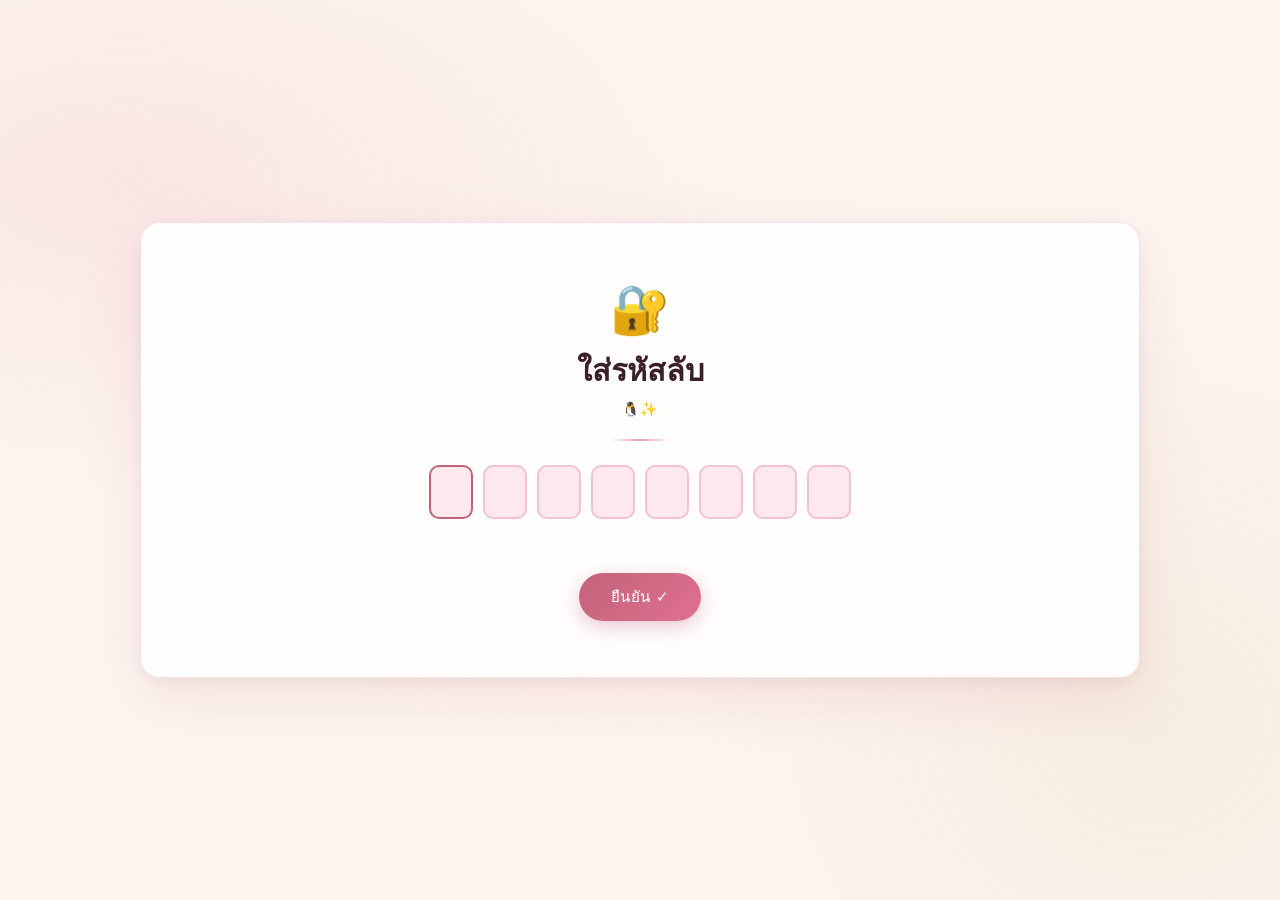
<file: index.html>
<!DOCTYPE html>
<html lang="th">
<head>
  <meta charset="UTF-8">
  <meta name="viewport" content="width=device-width, initial-scale=1.0">
  <title>Happy Birthday 🐧💖</title>
  <link rel="preconnect" href="https://fonts.googleapis.com">
  <link href="https://fonts.googleapis.com/css2?family=Playfair+Display:ital,wght@0,400;0,700;1,400&family=Lato:wght@300;400&display=swap" rel="stylesheet">
  <link rel="stylesheet" href="style.css">
</head>
<body>
  <div id="app"></div>
  <script type="module" src="app.js"></script>
</body>
</html>
</file>
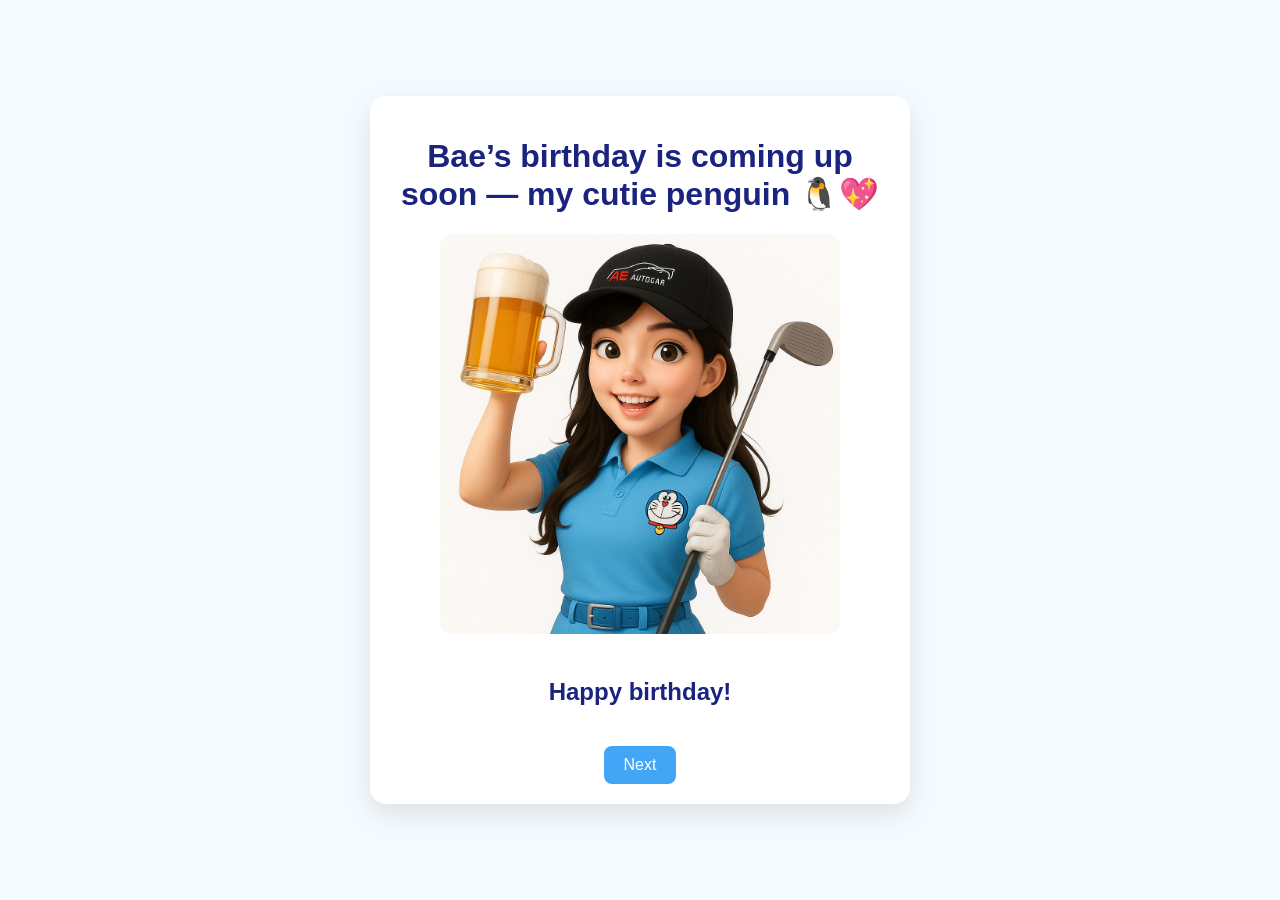
<file: happy-bday-main/index.html>
<!DOCTYPE html>
<html lang="th">
<head>
  <meta charset="UTF-8">
  <meta name="viewport" content="width=device-width, initial-scale=1.0">
  <title>Happy Babe's day</title>
  <style>
    :root {
      --primary-color: #0d47a1;
      --accent-color: #42a5f5;
      --bg-color: #f5faff;
      --text-color: #1a237e;
    }

    body {
      font-family: 'Segoe UI', Tahoma, Geneva, Verdana, sans-serif;
      background-color: var(--bg-color);
      color: var(--text-color);
      margin: 0;
      padding: 0;
      display: flex;
      justify-content: center;
      align-items: center;
      min-height: 100vh;
      overflow-x: hidden;
    }

    .container {
      text-align: center;
      padding: 20px;
      max-width: 500px;
      background-color: white;
      box-shadow: 0 10px 25px rgba(0, 0, 0, 0.1);
      border-radius: 16px;
      position: relative;
      z-index: 1;
    }

    img {
      width: 100%;
      max-width: 400px;
      height: auto;
      border-radius: 12px;
      margin-bottom: 20px;
    }

    button {
      margin-top: 20px;
      padding: 10px 20px;
      background-color: var(--accent-color);
      color: white;
      border: none;
      border-radius: 8px;
      font-size: 16px;
      cursor: pointer;
      transition: background-color 0.3s;
    }

    button:hover {
      background-color: #2196f3;
    }

    #letter {
      display: none;
      animation: slideUp 2s forwards;
    }

    @keyframes slideUp {
      from { transform: translateY(100px); opacity: 0; }
      to { transform: translateY(0); opacity: 1; }
    }

    .hidden { display: none; }

    .back-btn {
      position: fixed;
      top: 10px;
      left: 10px;
      background-color: var(--primary-color);
      padding: 8px 12px;
      font-size: 14px;
      border-radius: 6px;
      z-index: 2;
    }
  </style>
</head>
<body>
  <div id="page1" class="container">
    <h1>Bae’s birthday is coming up soon — my cutie penguin 🐧💖</h1>
    <img id="birthdayImage" src="01.jpeg" alt="Doraemon">
    <h2 id="countdown"></h2>
    <button id="toPage2" class="hidden">Next</button>
  </div>

  <div id="page2" class="container hidden">
    <button class="back-btn" onclick="showPage('page1')">Home</button>
    <img src="022.jpeg" width="150" alt="Envelope">
    <div id="letter">
      <p>
ขออำนาจคุณพระศรีรัตนตรัย และคุณพระแก้วมรกต  
ดลบันดาลให้หนูมีแต่ความสุขสมหวังในทุก ๆ เรื่อง  
วันเกิดปีนี้ขอให้สดใส มีแต่เรื่องดี ๆ เข้ามานะค้าบ  

ขอให้หนูเป็นคนสวย รวย เก่ง ยอดขายปังเดือนละ 100 คันไปเลย!  
แล้วก็น่ารักแบบนี้ไปเรื่อย ๆ ไอ้ต้าวแพนกวิ้นของเค้า 🐧💖  

ไม่ว่าจะเจออะไร ก็ขอให้หนูผ่านไปได้อย่างมั่นใจ  
เหมือนที่หนูเป็นอยู่เสมอเลยนะ  

<br><br>

Honestly, having you in my life is the best thing that ever happened to me.  
#ILYSB:) กลับมาหาเค้าเมื่อไหร่ก็ได้นะ เค้าจะรอ🤍
</p>

      <button onclick="showPage('page3')">Next</button>
    </div>
  </div>

  <div id="page3" class="container hidden">
    <button class="back-btn" onclick="showPage('page1')">Home</button>
    <h2>Jubbbbb 😄</h2>
    <video width="100%" controls autoplay muted loop>
      <source src="767090581.303630.mp4" type="video/mp4">
      Your browser does not support the video tag.
    </video>
  </div>

  <script>
    function countdown() {
      const countdownElement = document.getElementById("countdown");
      const targetDate = new Date("2026-04-25T10:31:00").getTime();
      //const targetDate = new Date("2025-04-01T10:31:00").getTime();

      const interval = setInterval(() => {
        const now = new Date().getTime();
        const distance = targetDate - now;

        if (distance < 0) {
          clearInterval(interval);
          countdownElement.innerHTML = "Happy birthday!";
          document.getElementById("toPage2").classList.remove("hidden");
          return;
        }

        const days = Math.floor(distance / (1000 * 60 * 60 * 24));
        const hours = Math.floor((distance % (1000 * 60 * 60 * 24)) / (1000 * 60 * 60));
        const minutes = Math.floor((distance % (1000 * 60 * 60)) / (1000 * 60));
        const seconds = Math.floor((distance % (1000 * 60)) / 1000);

        countdownElement.innerHTML = `${days} วัน ${hours} ชม. ${minutes} นาที ${seconds} วิ`;
      }, 1000);
    }

    function showPage(id) {
      document.querySelectorAll('.container').forEach(el => el.classList.add('hidden'));
      document.getElementById(id).classList.remove('hidden');
      if (id === 'page2') {
        setTimeout(() => document.getElementById('letter').style.display = 'block', 1000);
      } else {
        document.getElementById('letter').style.display = 'none';
      }
    }

    document.getElementById("toPage2").addEventListener("click", () => showPage("page2"));

    countdown();
  </script>
</body>
</html>
</file>
<file: style.css>
/* ===== CSS VARIABLES ===== */
:root {
  --rose:       #e8a0b0;
  --rose-deep:  #c2637a;
  --rose-pale:  #fce8ed;
  --blush:      #f9d6df;
  --cream:      #fdf6f0;
  --gold:       #c9a96e;
  --gold-pale:  #f5e9d4;
  --text-dark:  #3a1f2b;
  --text-mid:   #7a4a5a;
  --text-light: #b07a8a;
  --white:      #ffffff;
  --shadow:     rgba(200, 100, 130, 0.15);
  --radius:     20px;
  --transition: 0.4s cubic-bezier(0.4, 0, 0.2, 1);
}

/* ===== RESET & BASE ===== */
*, *::before, *::after { box-sizing: border-box; margin: 0; padding: 0; }

html { font-size: 16px; scroll-behavior: smooth; }

body {
  font-family: 'Lato', sans-serif;
  background: var(--cream);
  color: var(--text-dark);
  min-height: 100vh;
  overflow-x: hidden;
  position: relative;
}

/* Soft petal background */
body::before {
  content: '';
  position: fixed;
  inset: 0;
  background:
    radial-gradient(ellipse 80% 60% at 10% 20%, rgba(232,160,176,0.18) 0%, transparent 60%),
    radial-gradient(ellipse 60% 80% at 90% 80%, rgba(201,169,110,0.12) 0%, transparent 60%),
    radial-gradient(ellipse 50% 50% at 50% 50%, rgba(252,232,237,0.3) 0%, transparent 70%);
  pointer-events: none;
  z-index: 0;
}

#app {
  position: relative;
  z-index: 1;
  min-height: 100vh;
  display: flex;
  align-items: center;
  justify-content: center;
  padding: 20px;
}

/* ===== CARD ===== */
.card {
  background: rgba(255,255,255,0.88);
  backdrop-filter: blur(16px);
  border: 1px solid rgba(232,160,176,0.3);
  border-radius: var(--radius);
  box-shadow: 0 20px 60px var(--shadow), 0 4px 16px rgba(0,0,0,0.06);
  padding: 56px 48px;
  max-width: 1000px;
  width: 100%;
  text-align: center;
  animation: cardIn 0.6s var(--transition) both;
}

@keyframes cardIn {
  from { opacity: 0; transform: translateY(30px) scale(0.97); }
  to   { opacity: 1; transform: translateY(0)   scale(1); }
}

/* ===== TYPOGRAPHY ===== */
.display {
  font-family: 'Playfair Display', serif;
  color: var(--text-dark);
}

h1.display { font-size: clamp(1.8rem, 5vw, 2.4rem); line-height: 1.2; }
h2.display { font-size: clamp(1.4rem, 4vw, 1.9rem); line-height: 1.25; }

p.body-text {
  font-size: 1rem;
  line-height: 1.8;
  color: var(--text-mid);
}

p.caption {
  font-size: 0.85rem;
  color: var(--text-light);
  letter-spacing: 0.06em;
}

em { font-style: italic; color: var(--rose-deep); }

/* ===== DIVIDER ===== */
.divider {
  width: 60px;
  height: 2px;
  background: linear-gradient(90deg, transparent, var(--rose), transparent);
  margin: 18px auto;
}

/* ===== BUTTONS ===== */
.btn {
  display: inline-block;
  padding: 12px 32px;
  border: none;
  border-radius: 50px;
  font-family: 'Lato', sans-serif;
  font-size: 0.95rem;
  font-weight: 400;
  cursor: pointer;
  transition: all var(--transition);
  letter-spacing: 0.04em;
}

.btn-primary {
  background: linear-gradient(135deg, var(--rose-deep), #e07090);
  color: white;
  box-shadow: 0 6px 20px rgba(194,99,122,0.35);
}
.btn-primary:hover {
  transform: translateY(-2px);
  box-shadow: 0 10px 28px rgba(194,99,122,0.45);
}

.btn-secondary {
  background: var(--gold-pale);
  color: var(--gold);
  border: 1px solid var(--gold);
}
.btn-secondary:hover {
  background: var(--gold);
  color: white;
}

.btn:disabled {
  opacity: 0.4;
  cursor: not-allowed;
  transform: none !important;
}

/* ===== COUNTDOWN PAGE ===== */
.countdown-grid {
  display: flex;
  gap: 12px;
  justify-content: center;
  margin: 28px 0;
  flex-wrap: wrap;
}

.count-box {
  background: var(--rose-pale);
  border: 1px solid rgba(232,160,176,0.4);
  border-radius: 14px;
  padding: 14px 18px;
  min-width: 72px;
}

.count-num {
  font-family: 'Playfair Display', serif;
  font-size: 2.2rem;
  color: var(--rose-deep);
  line-height: 1;
  display: block;
}

.count-label {
  font-size: 0.7rem;
  color: var(--text-light);
  letter-spacing: 0.1em;
  text-transform: uppercase;
  margin-top: 4px;
  display: block;
}

.penguin-icon {
  font-size: 3.5rem;
  display: block;
  margin: 0 auto 16px;
  animation: wobble 2.5s ease-in-out infinite;
}

@keyframes wobble {
  0%,100% { transform: rotate(-6deg); }
  50%      { transform: rotate(6deg);  }
}

/* ===== PASSWORD PAGE ===== */
.lock-icon { font-size: 3rem; margin-bottom: 12px; display: block; }

.pin-input {
  display: flex;
  gap: 10px;
  justify-content: center;
  margin: 24px 0;
}

.pin-digit {
  width: 44px;
  height: 54px;
  border: 2px solid rgba(232,160,176,0.5);
  border-radius: 10px;
  background: var(--rose-pale);
  text-align: center;
  font-family: 'Playfair Display', serif;
  font-size: 1.4rem;
  color: var(--text-dark);
  outline: none;
  transition: border-color var(--transition);
  caret-color: var(--rose-deep);
}

.pin-digit:focus { border-color: var(--rose-deep); }

.error-msg {
  color: #c0392b;
  font-size: 0.85rem;
  margin-top: 8px;
  min-height: 20px;
  transition: opacity 0.3s;
}

/* ===== GREETING PAGE ===== */
.greeting-body {
  text-align: left;
  line-height: 2;
  font-size: 0.95rem;
  color: var(--text-mid);
  padding: 10px 0;
  white-space: pre-line;
}

.confetti-wrap {
  position: fixed;
  inset: 0;
  pointer-events: none;
  z-index: 100;
  overflow: hidden;
}

.confetti-piece {
  position: absolute;
  width: 8px;
  height: 12px;
  top: -20px;
  animation: confettiFall linear forwards;
  border-radius: 2px;
}

@keyframes confettiFall {
  to { transform: translateY(110vh) rotate(720deg); opacity: 0; }
}

/* ===== MEMORY CARD GAME ===== */
.memory-grid {
  display: grid;
  grid-template-columns: repeat(4, 1fr);
  gap: 10px;
  margin: 24px 0;
}

.mem-card {
  aspect-ratio: 1;
  perspective: 600px;
  cursor: pointer;
}

.mem-card-inner {
  width: 100%;
  height: 100%;
  position: relative;
  transform-style: preserve-3d;
  transition: transform 0.45s;
  border-radius: 12px;
}

.mem-card.flipped .mem-card-inner { transform: rotateY(180deg); }
.mem-card.matched .mem-card-inner { transform: rotateY(180deg); }

.mem-card-front,
.mem-card-back {
  position: absolute;
  inset: 0;
  backface-visibility: hidden;
  border-radius: 12px;
  display: flex;
  align-items: center;
  justify-content: center;
  font-size: 1.8rem;
}

.mem-card-front {
  background: linear-gradient(135deg, var(--rose-pale), var(--blush));
  border: 1.5px solid rgba(232,160,176,0.4);
  font-size: 1.4rem;
  color: var(--rose);
}

.mem-card-back {
  background: var(--white);
  border: 1.5px solid rgba(232,160,176,0.35);
  transform: rotateY(180deg);
  overflow: hidden;
}

.mem-card-back img {
  width: 100%;
  height: 100%;
  object-fit: cover;
}

.mem-card.matched .mem-card-back {
  background: linear-gradient(135deg, #ffeef4, #fff5e0);
  border-color: var(--gold);
}

.game-status {
  font-size: 0.85rem;
  color: var(--text-light);
  margin-bottom: 8px;
}

/* ===== BALLOON PAGE ===== */
.balloon-stage {
  position: relative;
  height: 340px;
  overflow: hidden;
  margin: 20px -10px;
}

.balloon {
  position: absolute;
  bottom: -80px;
  font-size: 2.8rem;
  cursor: pointer;
  animation: floatUp linear forwards;
  transition: transform 0.2s, opacity 0.2s;
  user-select: none;
  filter: drop-shadow(0 4px 8px rgba(200,100,130,0.3));
}

.balloon:hover { transform: scale(1.15); }

@keyframes floatUp {
  0%   { bottom: -80px; opacity: 1; }
  100% { bottom: 110%; opacity: 0.7; }
}

.balloon.popped {
  animation: pop 0.3s ease-out forwards !important;
  cursor: default;
  pointer-events: none;
}

@keyframes pop {
  0%  { transform: scale(1.2); opacity: 1; }
  50% { transform: scale(1.6); opacity: 0.6; }
  100%{ transform: scale(0);   opacity: 0; }
}

/* Backdrop */
.wish-backdrop {
  position: fixed;
  inset: 0;
  background: rgba(250, 235, 240, 0.55);
  backdrop-filter: blur(4px);
  z-index: 199;
  animation: wishBdIn 0.25s ease forwards;
}

@keyframes wishBdIn { from { opacity: 0; } to { opacity: 1; } }

/* Centered wish card */
.wish-bubble {
  position: fixed;
  left: 50%;
  top: 50%;
  transform: translate(-50%, -50%) scale(0.85);
  background: rgba(255, 255, 255, 0.98);
  border: 1.5px solid var(--rose);
  border-radius: 20px;
  padding: 28px 32px;
  font-size: 0.92rem;
  color: var(--text-mid);
  width: min(420px, 90vw);
  text-align: center;
  pointer-events: auto;
  z-index: 200;
  box-shadow: 0 20px 60px rgba(200, 100, 130, 0.25), 0 4px 16px rgba(0,0,0,0.06);
  animation: wishAppear 0.35s cubic-bezier(0.34, 1.56, 0.64, 1) forwards;
  line-height: 1.9;
}

.wish-text {
  white-space: pre-line;
  margin-bottom: 18px;
  font-size: 0.9rem;
  color: var(--text-mid);
  line-height: 1.9;
}

.wish-close-btn {
  display: inline-block;
  padding: 7px 22px;
  border: 1px solid var(--rose);
  border-radius: 50px;
  background: var(--rose-pale);
  color: var(--rose-deep);
  font-family: 'Lato', sans-serif;
  font-size: 0.8rem;
  cursor: pointer;
  transition: all 0.2s;
}

.wish-close-btn:hover {
  background: var(--rose);
  color: white;
}

@keyframes wishAppear {
  from { opacity: 0; transform: translate(-50%, -50%) scale(0.75); }
  to   { opacity: 1; transform: translate(-50%, -50%) scale(1); }
}
@keyframes wishFade   { to { opacity: 0; } }

.balloon-count { font-size: 0.85rem; color: var(--text-light); }

/* ===== SLIDING PUZZLE ===== */
.puzzle-wrap {
  display: flex;
  flex-direction: column;
  align-items: center;
  gap: 16px;
}

.puzzle-grid {
  display: grid;
  grid-template-columns: repeat(3, 1fr);
  grid-template-rows: repeat(3, 1fr);
  gap: 6px;
  width: min(390px, 88vw);
  height: min(390px, 88vw);
  background: var(--rose-pale);
  border-radius: 14px;
  padding: 6px;
  border: 1px solid rgba(232,160,176,0.4);
  box-shadow: 0 8px 24px var(--shadow);
}

.tile {
  background: linear-gradient(135deg, var(--white), var(--blush));
  border-radius: 10px;
  display: flex;
  align-items: center;
  justify-content: center;
  font-size: 2.2rem;
  cursor: pointer;
  transition: transform 0.15s, background 0.2s;
  border: 1px solid rgba(232,160,176,0.25);
  user-select: none;
  position: relative;
  overflow: hidden;
}

.tile:hover:not(.empty-tile) { transform: scale(0.96); }

.tile.empty-tile {
  background: var(--rose-pale);
  cursor: default;
  border: 2px dashed rgba(232,160,176,0.3);
}

.tile-num {
  position: absolute;
  bottom: 3px;
  right: 5px;
  font-size: 0.6rem;
  color: var(--text-light);
  font-family: 'Playfair Display', serif;
}

.puzzle-moves { font-size: 0.85rem; color: var(--text-light); }

/* ===== FINAL PAGE — VIDEO ===== */
#bday-video {
  width: 100%;
  height: auto;
  display: block;
  background: #000;
  border-radius: 14px;
  outline: none;
}

/* Custom video controls accent */
#bday-video:focus-visible {
  box-shadow: 0 0 0 3px var(--rose);
}

/* ===== FLOATING PETALS ===== */
.petals-container {
  position: fixed;
  inset: 0;
  pointer-events: none;
  z-index: 0;
  overflow: hidden;
}

.petal {
  position: absolute;
  top: -30px;
  font-size: 1rem;
  opacity: 0;
  animation: petalFall linear infinite;
}

@keyframes petalFall {
  0%   { top: -30px; opacity: 0;   transform: rotate(0deg) translateX(0); }
  10%  { opacity: 0.6; }
  90%  { opacity: 0.4; }
  100% { top: 110vh;  opacity: 0;   transform: rotate(360deg) translateX(40px); }
}

/* ===== UTILITIES ===== */
.mt-sm { margin-top: 10px; }
.mt-md { margin-top: 20px; }
.mt-lg { margin-top: 30px; }

.hidden { display: none !important; }

/* ===== RESPONSIVE ===== */
@media (max-width: 600px) {
  .card { padding: 36px 22px; }
  .memory-grid { gap: 7px; }
  .count-num { font-size: 1.8rem; }
  .count-box { min-width: 58px; padding: 10px 12px; }
  .puzzle-horizontal-layout { flex-direction: column; align-items: center; gap: 24px; }
  .puzzle-preview-side, .puzzle-game-side { flex: unset !important; width: 100%; }
  .pin-input { gap: 4px; }
  .pin-digit { width: 32px; height: 44px; font-size: 1.1rem; }
}
</file>
